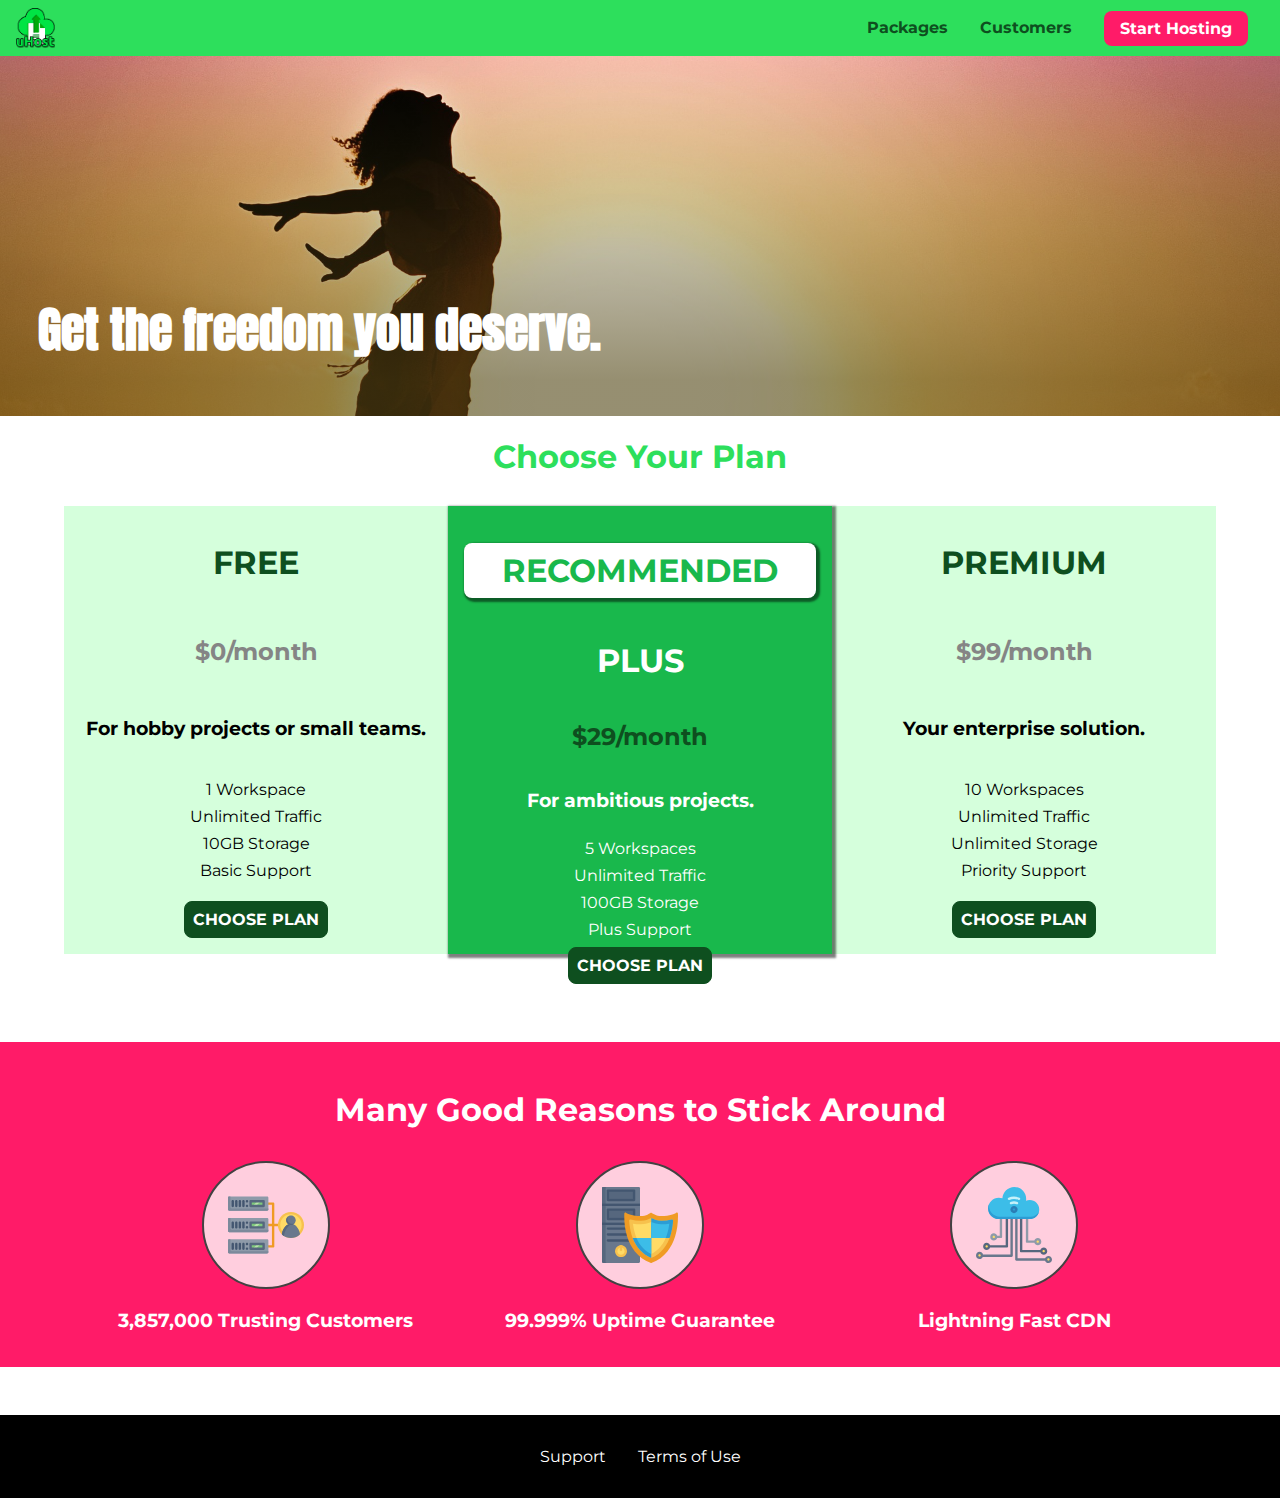
<file: index.html>
<!DOCTYPE html>
<html lang="en">
	<head>
		<meta charset="UTF-8" />
		<meta http-equiv="X-UA-Compatible" content="ie=edge" />
		<meta name="viewport" content="width=device-width, initial-scale=1.0" />
		<title>uHost</title>
		<link rel="shortcut icon" href="images/favicon.png" />
		<link rel="stylesheet" href="shared.css" />
		<link rel="stylesheet" href="main.css" />
	</head>

	<body>
		<div class="backdrop"></div>
		<div class="modal">
			<h1 class="modal__title">Do you want to continue?</h1>
			<div class="modal__actions">
				<a href="start-hosting/index.html" class="modal__action">Yes!</a>
				<button class="modal__action modal__action--negative" type="button">
					No!
				</button>
			</div>
		</div>
		<header class="main-header">
			<div>
				<button class="toggle-button">
					<span class="toggle-button__bar"></span>
					<span class="toggle-button__bar"></span>
					<span class="toggle-button__bar"></span>
				</button>
				<a href="index.html" class="main-header__brand">
					<img
						src="images/uhost-icon.png"
						alt="uHost - Your favorite hosting company"
					/>
				</a>
			</div>
			<nav class="main-nav">
				<ul class="main-nav__items">
					<li class="main-nav__item">
						<a href="packages/index.html">Packages</a>
					</li>
					<li class="main-nav__item">
						<a href="customers/index.html">Customers</a>
					</li>
					<li class="main-nav__item main-nav__item--cta">
						<a href="start-hosting/index.html">Start Hosting</a>
					</li>
				</ul>
			</nav>
		</header>
		<nav class="mobile-nav">
			<ul class="mobile-nav__items">
				<li class="mobile-nav__item">
					<a href="packages/index.html">Packages</a>
				</li>
				<li class="mobile-nav__item">
					<a href="customers/index.html">Customers</a>
				</li>
				<li class="mobile-nav__item mobile-nav__item--cta">
					<a href="start-hosting/index.html">Start Hosting</a>
				</li>
			</ul>
		</nav>
		<main>
			<section id="product-overview">
				<h1>Get the freedom you deserve.</h1>
			</section>
			<section id="plans">
				<h1 class="section-title">Choose Your Plan</h1>
				<div class="plan__list">
					<article class="plan">
						<h1 class="plan__title">FREE</h1>
						<h2 class="plan__price">$0/month</h2>
						<h3>For hobby projects or small teams.</h3>
						<ul class="plan__features">
							<li class="plan__feature">1 Workspace</li>
							<li class="plan__feature">Unlimited Traffic</li>
							<li class="plan__feature">10GB Storage</li>
							<li class="plan__feature">Basic Support</li>
						</ul>
						<div>
							<button class="button">CHOOSE PLAN</button>
						</div>
					</article>
					<article class="plan plan--highlighted">
						<h1 class="plan__annotation">RECOMMENDED</h1>
						<h1 class="plan__title">PLUS</h1>
						<h2 class="plan__price">$29/month</h2>
						<h3>For ambitious projects.</h3>
						<ul class="plan__features">
							<li class="plan__feature">5 Workspaces</li>
							<li class="plan__feature">Unlimited Traffic</li>
							<li class="plan__feature">100GB Storage</li>
							<li class="plan__feature">Plus Support</li>
						</ul>
						<div>
							<button class="button">CHOOSE PLAN</button>
						</div>
					</article>
					<article class="plan">
						<h1 class="plan__title">PREMIUM</h1>
						<h2 class="plan__price">$99/month</h2>
						<h3>Your enterprise solution.</h3>
						<ul class="plan__features">
							<li class="plan__feature">10 Workspaces</li>
							<li class="plan__feature">Unlimited Traffic</li>
							<li class="plan__feature">Unlimited Storage</li>
							<li class="plan__feature">Priority Support</li>
						</ul>
						<div>
							<button class="button">CHOOSE PLAN</button>
						</div>
					</article>
				</div>
			</section>
			<section id="key-features">
				<h1 class="section-title">Many Good Reasons to Stick Around</h1>
				<ul class="key-feature__list">
					<li class="key-feature">
						<div class="key-feature__image">
							<svg viewBox="0 0 512 512">
								<path
									style="fill: #f09b24"
									d="M344,248h-32V112c0-4.418-3.582-8-8-8h-40c-4.418,0-8,3.582-8,8s3.582,8,8,8h32v128h-32  c-4.418,0-8,3.582-8,8s3.582,8,8,8h32v128h-32c-4.418,0-8,3.582-8,8s3.582,8,8,8h40c4.418,0,8-3.582,8-8V264h32c4.418,0,8-3.582,8-8  S348.418,248,344,248z"
								/>
								<path
									style="fill: #8e9aa9"
									d="M264,64H8c-4.418,0-8,3.582-8,8v80c0,4.418,3.582,8,8,8h256c4.418,0,8-3.582,8-8V72  C272,67.582,268.418,64,264,64z"
								/>
								<path
									style="fill: #7c899b"
									d="M24,144c-4.418,0-8-3.582-8-8V64H8c-4.418,0-8,3.582-8,8v80c0,4.418,3.582,8,8,8h256  c4.418,0,8-3.582,8-8v-8H24z"
								/>
								<rect
									x="152"
									y="96"
									style="fill: #b8e3a8"
									width="88"
									height="32"
								/>
								<g>
									<polygon
										style="fill: #7ec97d"
										points="152,96 152,128 166,128 198,96  "
									/>
									<polygon
										style="fill: #7ec97d"
										points="220,96 188,128 240,128 240,96  "
									/>
								</g>
								<path
									style="fill: #56677e"
									d="M240,136h-88c-4.418,0-8-3.582-8-8V96c0-4.418,3.582-8,8-8h88c4.418,0,8,3.582,8,8v32  C248,132.418,244.418,136,240,136z M160,120h72v-16h-72V120z"
								/>
								<g>
									<path
										style="fill: #435670"
										d="M32,136c-4.418,0-8-3.582-8-8V96c0-4.418,3.582-8,8-8s8,3.582,8,8v32C40,132.418,36.418,136,32,136z   "
									/>
									<path
										style="fill: #435670"
										d="M56,136c-4.418,0-8-3.582-8-8V96c0-4.418,3.582-8,8-8s8,3.582,8,8v32C64,132.418,60.418,136,56,136z   "
									/>
									<path
										style="fill: #435670"
										d="M80,136c-4.418,0-8-3.582-8-8V96c0-4.418,3.582-8,8-8s8,3.582,8,8v32C88,132.418,84.418,136,80,136z   "
									/>
									<path
										style="fill: #435670"
										d="M104,136c-4.418,0-8-3.582-8-8V96c0-4.418,3.582-8,8-8s8,3.582,8,8v32   C112,132.418,108.418,136,104,136z"
									/>
									<path
										style="fill: #435670"
										d="M128,105c-4.418,0-8-3.582-8-8v-1c0-4.418,3.582-8,8-8s8,3.582,8,8v1   C136,101.418,132.418,105,128,105z"
									/>
									<path
										style="fill: #435670"
										d="M128,136c-4.418,0-8-3.582-8-8v-1c0-4.418,3.582-8,8-8s8,3.582,8,8v1   C136,132.418,132.418,136,128,136z"
									/>
								</g>
								<path
									style="fill: #8e9aa9"
									d="M264,208H8c-4.418,0-8,3.582-8,8v80c0,4.418,3.582,8,8,8h256c4.418,0,8-3.582,8-8v-80  C272,211.582,268.418,208,264,208z"
								/>
								<path
									style="fill: #7c899b"
									d="M24,288c-4.418,0-8-3.582-8-8v-72H8c-4.418,0-8,3.582-8,8v80c0,4.418,3.582,8,8,8h256  c4.418,0,8-3.582,8-8v-8H24z"
								/>
								<rect
									x="152"
									y="240"
									style="fill: #b8e3a8"
									width="88"
									height="32"
								/>
								<g>
									<polygon
										style="fill: #7ec97d"
										points="152,240 152,272 166,272 198,240  "
									/>
									<polygon
										style="fill: #7ec97d"
										points="220,240 188,272 240,272 240,240  "
									/>
								</g>
								<path
									style="fill: #56677e"
									d="M240,280h-88c-4.418,0-8-3.582-8-8v-32c0-4.418,3.582-8,8-8h88c4.418,0,8,3.582,8,8v32  C248,276.418,244.418,280,240,280z M160,264h72v-16h-72V264z"
								/>
								<g>
									<path
										style="fill: #435670"
										d="M32,280c-4.418,0-8-3.582-8-8v-32c0-4.418,3.582-8,8-8s8,3.582,8,8v32C40,276.418,36.418,280,32,280   z"
									/>
									<path
										style="fill: #435670"
										d="M56,280c-4.418,0-8-3.582-8-8v-32c0-4.418,3.582-8,8-8s8,3.582,8,8v32C64,276.418,60.418,280,56,280   z"
									/>
									<path
										style="fill: #435670"
										d="M80,280c-4.418,0-8-3.582-8-8v-32c0-4.418,3.582-8,8-8s8,3.582,8,8v32C88,276.418,84.418,280,80,280   z"
									/>
									<path
										style="fill: #435670"
										d="M104,280c-4.418,0-8-3.582-8-8v-32c0-4.418,3.582-8,8-8s8,3.582,8,8v32   C112,276.418,108.418,280,104,280z"
									/>
									<path
										style="fill: #435670"
										d="M128,249c-4.418,0-8-3.582-8-8v-1c0-4.418,3.582-8,8-8s8,3.582,8,8v1   C136,245.418,132.418,249,128,249z"
									/>
									<path
										style="fill: #435670"
										d="M128,280c-4.418,0-8-3.582-8-8v-1c0-4.418,3.582-8,8-8s8,3.582,8,8v1   C136,276.418,132.418,280,128,280z"
									/>
								</g>
								<path
									style="fill: #8e9aa9"
									d="M264,352H8c-4.418,0-8,3.582-8,8v80c0,4.418,3.582,8,8,8h256c4.418,0,8-3.582,8-8v-80  C272,355.582,268.418,352,264,352z"
								/>
								<path
									style="fill: #7c899b"
									d="M24,432c-4.418,0-8-3.582-8-8v-72H8c-4.418,0-8,3.582-8,8v80c0,4.418,3.582,8,8,8h256  c4.418,0,8-3.582,8-8v-8H24z"
								/>
								<rect
									x="152"
									y="384"
									style="fill: #b8e3a8"
									width="88"
									height="32"
								/>
								<g>
									<polygon
										style="fill: #7ec97d"
										points="152,384 152,416 166,416 198,384  "
									/>
									<polygon
										style="fill: #7ec97d"
										points="220,384 188,416 240,416 240,384  "
									/>
								</g>
								<path
									style="fill: #56677e"
									d="M240,424h-88c-4.418,0-8-3.582-8-8v-32c0-4.418,3.582-8,8-8h88c4.418,0,8,3.582,8,8v32  C248,420.418,244.418,424,240,424z M160,408h72v-16h-72V408z"
								/>
								<g>
									<path
										style="fill: #435670"
										d="M32,424c-4.418,0-8-3.582-8-8v-32c0-4.418,3.582-8,8-8s8,3.582,8,8v32C40,420.418,36.418,424,32,424   z"
									/>
									<path
										style="fill: #435670"
										d="M56,424c-4.418,0-8-3.582-8-8v-32c0-4.418,3.582-8,8-8s8,3.582,8,8v32C64,420.418,60.418,424,56,424   z"
									/>
									<path
										style="fill: #435670"
										d="M80,424c-4.418,0-8-3.582-8-8v-32c0-4.418,3.582-8,8-8s8,3.582,8,8v32C88,420.418,84.418,424,80,424   z"
									/>
									<path
										style="fill: #435670"
										d="M104,424c-4.418,0-8-3.582-8-8v-32c0-4.418,3.582-8,8-8s8,3.582,8,8v32   C112,420.418,108.418,424,104,424z"
									/>
									<path
										style="fill: #435670"
										d="M128,393c-4.418,0-8-3.582-8-8v-1c0-4.418,3.582-8,8-8s8,3.582,8,8v1   C136,389.418,132.418,393,128,393z"
									/>
									<path
										style="fill: #435670"
										d="M128,424c-4.418,0-8-3.582-8-8v-1c0-4.418,3.582-8,8-8s8,3.582,8,8v1   C136,420.418,132.418,424,128,424z"
									/>
								</g>
								<path
									style="fill: #f7c14d"
									d="M424,168c-48.523,0-88,39.477-88,88s39.477,88,88,88s88-39.477,88-88S472.523,168,424,168z"
								/>
								<path
									style="fill: #ffdb66"
									d="M424,184c-39.701,0-72,32.299-72,72s32.299,72,72,72s72-32.299,72-72S463.701,184,424,184z"
								/>
								<path
									style="fill: #69788d"
									d="M484.893,314.16C476.393,274.588,451.922,248,424,248s-52.393,26.588-60.893,66.16  c-0.605,2.82,0.354,5.749,2.511,7.664C381.731,336.124,402.465,344,424,344s42.269-7.876,58.381-22.176  C484.539,319.909,485.498,316.98,484.893,314.16z"
								/>
								<path
									style="fill: #56677e"
									d="M434.053,249.171C430.768,248.403,427.411,248,424,248c-27.922,0-52.393,26.588-60.893,66.16  c-0.605,2.82,0.354,5.749,2.511,7.664c3.383,3.002,6.979,5.703,10.734,8.125C384.904,286.243,407.373,255.378,434.053,249.171z"
								/>
								<path
									style="fill: #69788d"
									d="M424,192c-17.645,0-32,14.355-32,32s14.355,32,32,32s32-14.355,32-32S441.645,192,424,192z"
								/>
								<path
									style="fill: #56677e"
									d="M432,248c-17.645,0-32-14.355-32-32c0-6.783,2.128-13.076,5.742-18.258  C397.444,203.53,392,213.138,392,224c0,17.645,14.355,32,32,32c10.862,0,20.471-5.444,26.258-13.742  C445.076,245.872,438.783,248,432,248z"
								/>
							</svg>
						</div>
						<p class="key-feature__description">3,857,000 Trusting Customers</p>
					</li>
					<li class="key-feature">
						<div class="key-feature__image">
							<svg viewBox="0 0 512 512">
								<path
									style="fill: #69788d"
									d="M248,0H8C3.582,0,0,3.582,0,8v496c0,4.418,3.582,8,8,8h240c4.418,0,8-3.582,8-8V8  C256,3.582,252.418,0,248,0z"
								/>
								<path
									style="fill: #56677e"
									d="M24,504V8c0-4.418,3.582-8,8-8H8C3.582,0,0,3.582,0,8v496c0,4.418,3.582,8,8,8h24  C27.582,512,24,508.418,24,504z"
								/>
								<g>
									<rect
										x="0"
										y="112"
										style="fill: #435670"
										width="256"
										height="16"
									/>
									<rect
										x="0"
										y="240"
										style="fill: #435670"
										width="256"
										height="16"
									/>
								</g>
								<path
									style="fill: #f7c14d"
									d="M128,392c-22.056,0-40,17.944-40,40s17.944,40,40,40s40-17.944,40-40S150.056,392,128,392z"
								/>
								<path
									style="fill: #ffdb66"
									d="M128,408c-13.233,0-24,10.767-24,24s10.767,24,24,24s24-10.767,24-24S141.233,408,128,408z"
								/>
								<path
									style="fill: #f7c14d"
									d="M128,392c-2.739,0-5.414,0.278-8,0.805V424c0,4.418,3.582,8,8,8c4.418,0,8-3.582,8-8v-31.195  C133.414,392.278,130.739,392,128,392z"
								/>
								<g>
									<path
										style="fill: #435670"
										d="M216,288H40c-4.418,0-8-3.582-8-8s3.582-8,8-8h176c4.418,0,8,3.582,8,8S220.418,288,216,288z"
									/>
									<path
										style="fill: #435670"
										d="M216,328H40c-4.418,0-8-3.582-8-8s3.582-8,8-8h176c4.418,0,8,3.582,8,8S220.418,328,216,328z"
									/>
									<path
										style="fill: #435670"
										d="M216,368H40c-4.418,0-8-3.582-8-8s3.582-8,8-8h176c4.418,0,8,3.582,8,8S220.418,368,216,368z"
									/>
									<path
										style="fill: #435670"
										d="M216,16H40c-4.418,0-8,3.582-8,8v64c0,4.418,3.582,8,8,8h176c4.418,0,8-3.582,8-8V24   C224,19.582,220.418,16,216,16z"
									/>
								</g>
								<rect
									x="48"
									y="32"
									style="fill: #56677e"
									width="160"
									height="48"
								/>
								<path
									style="fill: #435670"
									d="M216,144H40c-4.418,0-8,3.582-8,8v64c0,4.418,3.582,8,8,8h176c4.418,0,8-3.582,8-8v-64  C224,147.582,220.418,144,216,144z"
								/>
								<rect
									x="48"
									y="160"
									style="fill: #56677e"
									width="160"
									height="48"
								/>
								<path
									style="fill: #f09b24"
									d="M511.747,180.237c-0.194-6.537-8.107-10.107-13.135-5.894c-5.6,4.693-42.904,21.282-98.514,21.282  c-33.45,0-64.625-20.999-64.929-21.206c-2.9-1.991-6.764-1.85-9.512,0.346c-2.677,2.135-27.201,20.86-63.793,20.86  c-55.607,0-92.914-16.589-98.515-21.282c-5.028-4.211-12.941-0.645-13.135,5.894c-1.634,54.834,4.655,105.941,18.693,151.903  c12.096,39.604,29.759,74.047,52.497,102.373c27.538,34.304,62.743,59.882,104.66,76.045c3.069,1.918,6.757,1.921,9.83,0  c41.917-16.163,77.122-41.741,104.66-76.045c22.738-28.326,40.401-62.77,52.497-102.373  C507.092,286.179,513.381,235.071,511.747,180.237z"
								/>
								<path
									style="fill: #f7c14d"
									d="M476.21,221.226c-1.953-1.631-4.568-2.235-7.036-1.628c-21.686,5.327-44.926,8.028-69.075,8.028  c-25.926,0-49.633-8.975-64.955-16.504c-2.307-1.134-5.016-1.091-7.284,0.116c-14.059,7.477-36.919,16.388-65.994,16.388  c-24.153,0-47.394-2.701-69.075-8.028c-5.155-1.268-10.221,2.966-9.894,8.261c2.077,33.693,7.668,65.635,16.616,94.935  c22.774,74.565,66.139,126.334,128.888,153.868c2.032,0.891,4.397,0.891,6.43,0c61.777-27.107,104.716-78.876,127.62-153.868  c8.948-29.3,14.539-61.241,16.616-94.935C479.224,225.319,478.163,222.856,476.21,221.226z"
								/>
								<path
									style="fill: #ffdb66"
									d="M331.609,451.727c-52.604-25.289-89.304-70.987-109.144-135.944  c-6.532-21.39-11.162-44.336-13.82-68.447c17.133,2.852,34.952,4.291,53.22,4.291c29.394,0,53.376-7.793,69.978-15.561  c17.44,7.736,41.656,15.561,68.256,15.561c18.267,0,36.085-1.439,53.219-4.291c-2.659,24.112-7.288,47.06-13.82,68.448  C419.545,381.108,383.27,426.805,331.609,451.727z"
								/>
								<g>
									<path
										style="fill: #2c9dd4"
										d="M479.066,227.858c0.157-2.539-0.903-5.002-2.856-6.633s-4.568-2.235-7.036-1.628   c-21.686,5.327-44.926,8.028-69.075,8.028c-25.926,0-49.633-8.975-64.955-16.504c-1.057-0.52-2.2-0.78-3.345-0.806l-0.072,133.351   h123.601c2.556-6.746,4.933-13.702,7.123-20.874C471.398,293.493,476.989,261.552,479.066,227.858z"
									/>
									<path
										style="fill: #2c9dd4"
										d="M206.658,343.667c24.153,63.42,65.028,108.108,121.743,132.995c1.031,0.452,2.147,0.673,3.263,0.666   l0.063-133.661H206.658z"
									/>
								</g>
								<g>
									<path
										style="fill: #3cbde8"
										d="M439.497,315.783c6.532-21.389,11.161-44.336,13.82-68.448c-17.134,2.852-34.952,4.291-53.219,4.291   c-26.6,0-50.815-7.824-68.256-15.561l-0.116,107.601h97.758C433.179,334.807,436.524,325.518,439.497,315.783z"
									/>
									<path
										style="fill: #3cbde8"
										d="M232.523,343.667c21.144,50.298,54.363,86.56,99.087,108.06l0.117-108.06H232.523z"
									/>
								</g>
							</svg>
						</div>
						<p class="key-feature__description">99.999% Uptime Guarantee</p>
					</li>
					<li class="key-feature">
						<div class="key-feature__image">
							<svg viewBox="0 0 512 512">
								<path
									style="fill: #8e9aa9"
									d="M168,200c-4.418,0-8,3.582-8,8v120h-17.376c-3.302-9.311-12.194-16-22.624-16  c-13.234,0-24,10.767-24,24s10.766,24,24,24c10.429,0,19.321-6.689,22.624-16H168c4.418,0,8-3.582,8-8V208  C176,203.582,172.418,200,168,200z"
								/>
								<path
									style="fill: #ffdb66"
									d="M120,328c-4.411,0-8,3.589-8,8s3.589,8,8,8s8-3.589,8-8S124.411,328,120,328z"
								/>
								<path
									style="fill: #56677e"
									d="M208,200c-4.418,0-8,3.582-8,8v184H94.624C91.322,382.689,82.43,376,72,376  c-13.234,0-24,10.767-24,24s10.766,24,24,24c10.429,0,19.321-6.689,22.624-16H208c4.418,0,8-3.582,8-8V208  C216,203.582,212.418,200,208,200z"
								/>
								<path
									style="fill: #ffdb66"
									d="M72,392c-4.411,0-8,3.589-8,8s3.589,8,8,8s8-3.589,8-8S76.411,392,72,392z"
								/>
								<path
									style="fill: #69788d"
									d="M240,208c-4.418,0-8,3.582-8,8v239H47.24c-2.671-10.34-12.078-18-23.24-18c-13.234,0-24,10.767-24,24  s10.766,24,24,24c9.666,0,18.009-5.747,21.809-14H240c4.418,0,8-3.582,8-8V216C248,211.582,244.418,208,240,208z"
								/>
								<path
									style="fill: #ffdb66"
									d="M24,453c-4.411,0-8,3.589-8,8s3.589,8,8,8s8-3.589,8-8S28.411,453,24,453z"
								/>
								<path
									style="fill: #69788d"
									d="M488,464c-10.429,0-19.321,6.689-22.624,16H280V208c0-4.418-3.582-8-8-8s-8,3.582-8,8v280  c0,4.418,3.582,8,8,8h193.376c3.302,9.311,12.194,16,22.624,16c13.234,0,24-10.767,24-24S501.234,464,488,464z"
								/>
								<path
									style="fill: #ffdb66"
									d="M488,480c-4.411,0-8,3.589-8,8s3.589,8,8,8s8-3.589,8-8S492.411,480,488,480z"
								/>
								<path
									style="fill: #56677e"
									d="M456,408c-10.429,0-19.321,6.689-22.624,16H312V208c0-4.418-3.582-8-8-8s-8,3.582-8,8v224  c0,4.418,3.582,8,8,8h129.376c3.302,9.311,12.194,16,22.624,16c13.234,0,24-10.767,24-24S469.234,408,456,408z"
								/>
								<path
									style="fill: #ffdb66"
									d="M456,424c-4.411,0-8,3.589-8,8s3.589,8,8,8s8-3.589,8-8S460.411,424,456,424z"
								/>
								<path
									style="fill: #8e9aa9"
									d="M416,344c-10.429,0-19.321,6.689-22.624,16H352V208c0-4.418-3.582-8-8-8s-8,3.582-8,8v160  c0,4.418,3.582,8,8,8h49.376c3.302,9.311,12.194,16,22.624,16c13.234,0,24-10.767,24-24S429.234,344,416,344z"
								/>
								<path
									style="fill: #ffdb66"
									d="M416,360c-4.411,0-8,3.589-8,8s3.589,8,8,8s8-3.589,8-8S420.411,360,416,360z"
								/>
								<path
									style="fill: #3cbde8"
									d="M362,88c-8.741,0-17.231,1.751-25.06,5.085C337.646,88.797,338,84.43,338,80  c0-44.112-35.888-80-80-80c-42.823,0-77.895,33.816-79.909,76.149C170.393,73.415,162.244,72,154,72c-39.701,0-72,32.299-72,72  s32.299,72,72,72h208c35.29,0,64-28.71,64-64S397.29,88,362,88z"
								/>
								<path
									style="fill: #2c9dd4"
									d="M368,200H160c-39.701,0-72-32.299-72-72c0-5.863,0.721-11.559,2.05-17.019  C84.918,120.88,82,132.102,82,144c0,39.701,32.299,72,72,72h208c30.389,0,55.88-21.296,62.379-49.743  C413.565,186.327,392.352,200,368,200z"
								/>
								<path
									style="fill: #2a7db5"
									d="M256,128c-13.234,0-24,10.767-24,24s10.766,24,24,24c13.233,0,24-10.767,24-24S269.233,128,256,128z"
								/>
								<path
									style="fill: #2c9dd4"
									d="M256,144c-4.411,0-8,3.589-8,8s3.589,8,8,8c4.411,0,8-3.589,8-8S260.411,144,256,144z"
								/>
								<g>
									<path
										style="fill: #c5f1fa"
										d="M221.755,87.695c-2.994,0-5.864-1.688-7.233-4.572c-1.894-3.991-0.194-8.763,3.798-10.657   C230.157,66.849,242.834,64,256,64c13.166,0,25.844,2.849,37.68,8.466c3.992,1.895,5.692,6.666,3.798,10.657   s-6.666,5.692-10.657,3.798C277.144,82.328,266.774,80,256,80c-10.774,0-21.144,2.328-30.821,6.921   C224.072,87.446,222.904,87.695,221.755,87.695z"
									/>
									<path
										style="fill: #c5f1fa"
										d="M276.545,116.618c-1.148,0-2.316-0.249-3.424-0.774C267.745,113.293,261.985,112,256,112   c-5.985,0-11.745,1.293-17.121,3.844c-3.991,1.895-8.763,0.192-10.657-3.798c-1.894-3.992-0.193-8.764,3.798-10.657   C239.557,97.813,247.625,96,256,96c8.376,0,16.444,1.813,23.98,5.389c3.991,1.894,5.692,6.665,3.798,10.657   C282.41,114.93,279.539,116.618,276.545,116.618z"
									/>
								</g>
							</svg>
						</div>
						<p class="key-feature__description">Lightning Fast CDN</p>
					</li>
				</ul>
			</section>
		</main>
		<footer class="main-footer">
			<nav>
				<ul class="main-footer__links">
					<li class="main-footer__link">
						<a href="#">Support</a>
					</li>
					<li class="main-footer__link">
						<a href="#">Terms of Use</a>
					</li>
				</ul>
			</nav>
		</footer>
		<script src="shared.js"></script>
	</body>
</html>
</file>
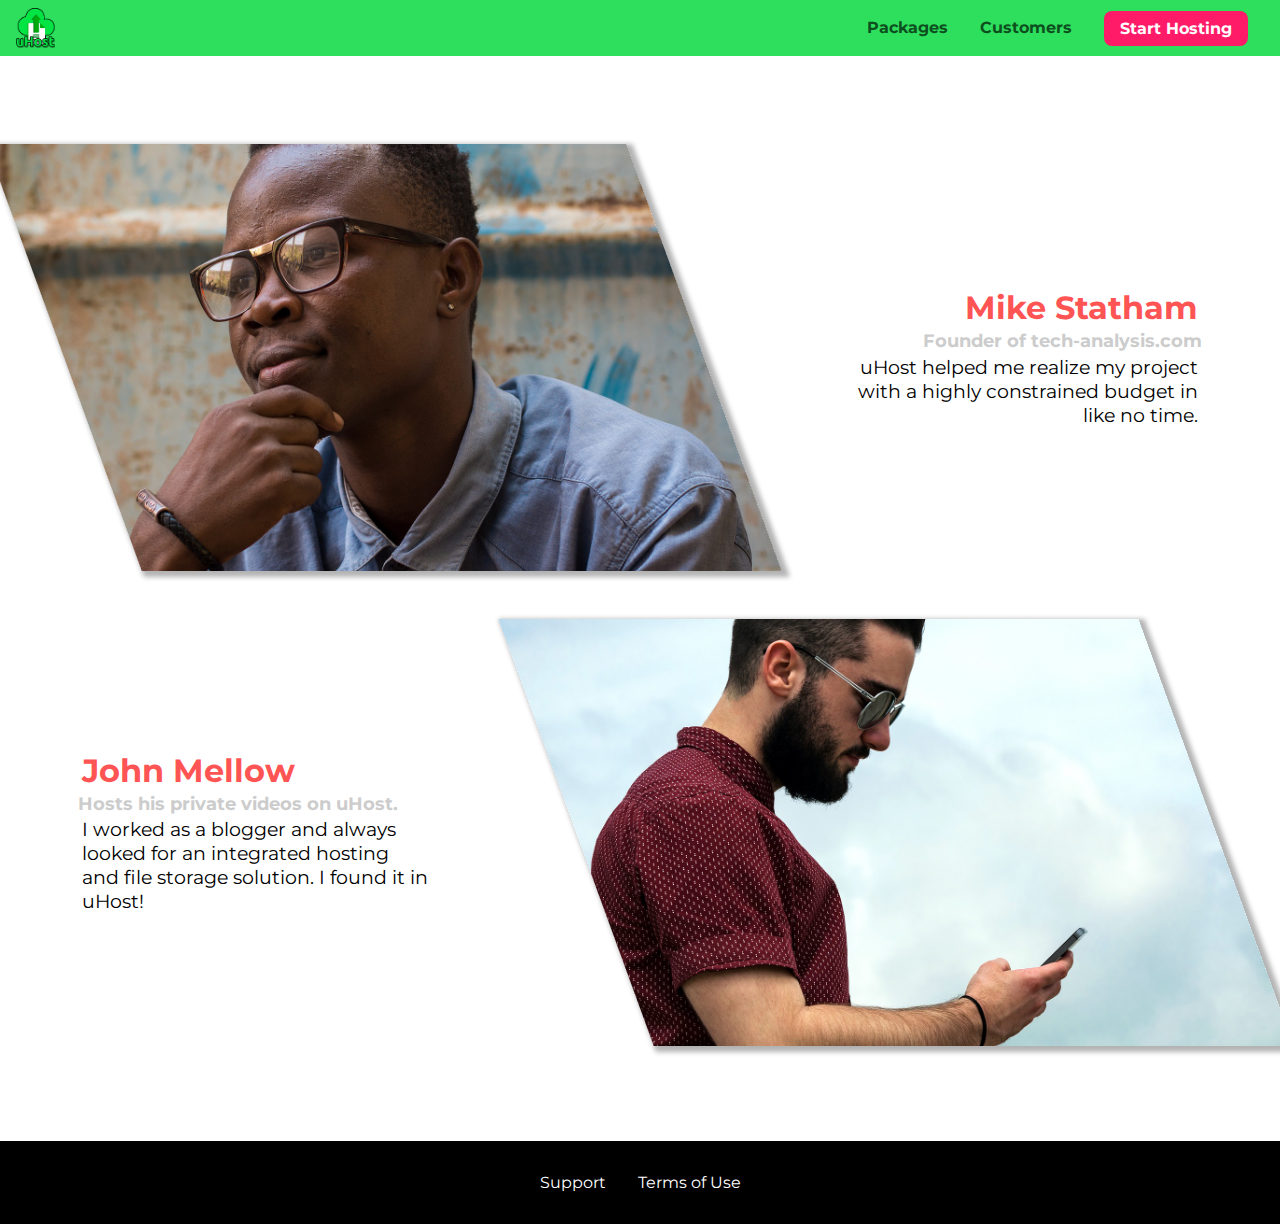
<file: customers/index.html>
<!DOCTYPE html>
<html lang="en">
	<head>
		<meta charset="UTF-8" />
		<meta name="viewport" content="width=device-width, initial-scale=1.0" />
		<meta http-equiv="X-UA-Compatible" content="ie=edge" />
		<title>uHost Customers</title>
		<link rel="shortcut icon" href="../images/favicon.png" />
		<link rel="stylesheet" href="../shared.css" />
		<link rel="stylesheet" href="customers.css" />
	</head>

	<body>
		<div class="backdrop"></div>
		<header class="main-header">
			<div>
				<button class="toggle-button">
					<span class="toggle-button__bar"></span>
					<span class="toggle-button__bar"></span>
					<span class="toggle-button__bar"></span>
				</button>
				<a href="../index.html" class="main-header__brand">
					<img
						src="../images/uhost-icon.png"
						alt="uHost - Your favorite hosting company"
					/>
				</a>
			</div>
			<nav class="main-nav">
				<ul class="main-nav__items">
					<li class="main-nav__item">
						<a href="../packages/index.html">Packages</a>
					</li>
					<li class="main-nav__item">
						<a href="index.html">Customers</a>
					</li>
					<li class="main-nav__item main-nav__item--cta">
						<a href="../start-hosting/index.html">Start Hosting</a>
					</li>
				</ul>
			</nav>
		</header>
		<nav class="mobile-nav">
			<ul class="mobile-nav__items">
				<li class="mobile-nav__item">
					<a href="../packages/index.html">Packages</a>
				</li>
				<li class="mobile-nav__item">
					<a href="index.html">Customers</a>
				</li>
				<li class="mobile-nav__item mobile-nav__item--cta">
					<a href="../start-hosting/index.html">Start Hosting</a>
				</li>
			</ul>
		</nav>
		<main>
			<div>
				<div class="testimonial" id="customer-1">
					<div class="testimonial__image-container">
						<img
							src="../images/customer-1.jpg"
							alt="Mike Statham - Customer"
							class="testimonial__image"
						/>
					</div>
					<div class="testimonial__info">
						<h1 class="testimonial__name">Mike Statham</h1>
						<h2 class="testimonial__subtitle">
							Founder of
							<a href="tech-analysis.com">tech-analysis.com</a>
						</h2>
						<p class="testimonial__text">
							uHost helped me realize my project with a highly constrained
							budget in like no time.
						</p>
					</div>
				</div>
				<div class="testimonial" id="customer-2">
					<div class="testimonial__info">
						<h1 class="testimonial__name">John Mellow</h1>
						<h2 class="testimonial__subtitle">
							Hosts his private videos on uHost.
						</h2>
						<p class="testimonial__text">
							I worked as a blogger and always looked for an integrated hosting
							and file storage solution. I found it in uHost!
						</p>
					</div>
					<div class="testimonial__image-container">
						<img
							src="../images/customer-2.jpg"
							alt="John Mellow - Customer"
							class="testimonial__image"
						/>
					</div>
				</div>
			</div>
		</main>
		<footer class="main-footer">
			<nav>
				<ul class="main-footer__links">
					<li class="main-footer__link">
						<a href="#">Support</a>
					</li>
					<li class="main-footer__link">
						<a href="#">Terms of Use</a>
					</li>
				</ul>
			</nav>
		</footer>
		<script src="../shared.js"></script>
	</body>
</html>
</file>
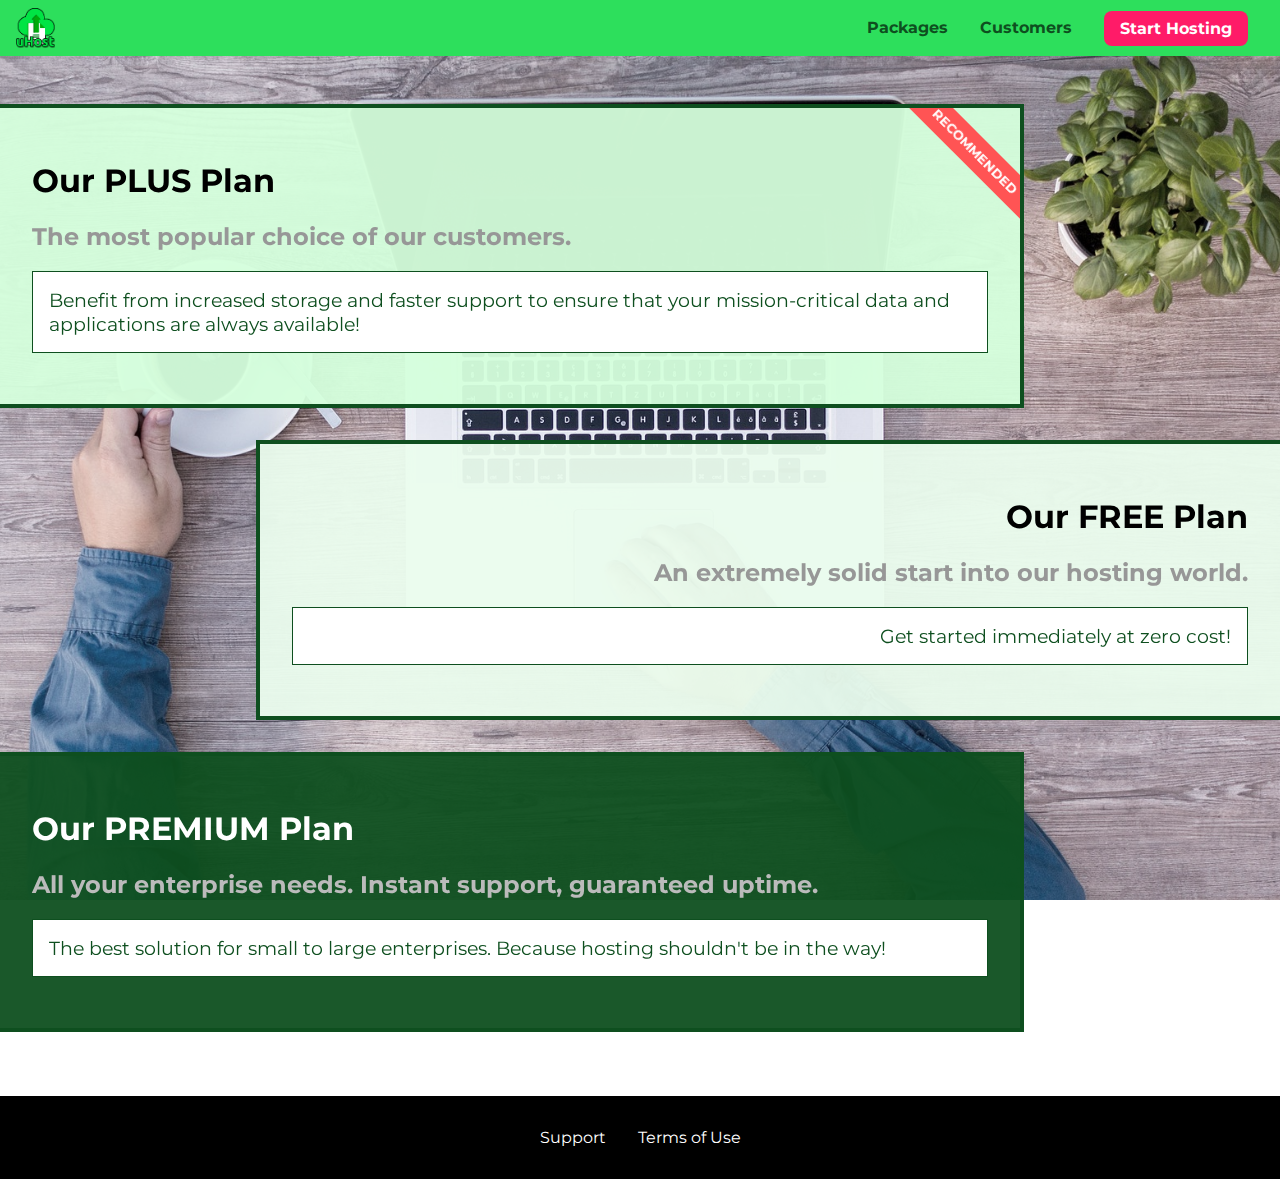
<file: packages/index.html>
<!DOCTYPE html>
<html lang="en">
	<head>
		<meta charset="UTF-8" />
		<meta http-equiv="X-UA-Compatible" content="ie=edge" />
		<meta name="viewport" content="width=device-width, initial-scale=1.0" />
		<title>uHost</title>
		<link rel="shortcut icon" href="../images/favicon.png" />
		<link rel="stylesheet" href="../shared.css" />
		<link rel="stylesheet" href="packages.css" />
	</head>

	<body>
		<div class="backdrop"></div>
		<div class="background"></div>
		<header class="main-header">
			<div>
				<button class="toggle-button">
					<span class="toggle-button__bar"></span>
					<span class="toggle-button__bar"></span>
					<span class="toggle-button__bar"></span>
				</button>
				<a href="../index.html" class="main-header__brand">
					<img
						src="../images/uhost-icon.png"
						alt="uHost - Your favorite hosting company"
					/>
				</a>
			</div>
			<nav class="main-nav">
				<ul class="main-nav__items">
					<li class="main-nav__item">
						<a href="index.html">Packages</a>
					</li>
					<li class="main-nav__item">
						<a href="../customers/index.html">Customers</a>
					</li>
					<li class="main-nav__item main-nav__item--cta">
						<a href="../start-hosting/index.html">Start Hosting</a>
					</li>
				</ul>
			</nav>
		</header>
		<nav class="mobile-nav">
			<ul class="mobile-nav__items">
				<li class="mobile-nav__item">
					<a href="index.html">Packages</a>
				</li>
				<li class="mobile-nav__item">
					<a href="../customers/index.html">Customers</a>
				</li>
				<li class="mobile-nav__item mobile-nav__item--cta">
					<a href="../start-hosting/index.html">Start Hosting</a>
				</li>
			</ul>
		</nav>
		<main>
			<section id="plus" class="package">
				<a href="#">
					<h1 class="package__title">Our PLUS Plan</h1>
					<h2 class="package__badge">RECOMMENDED</h2>
					<h2 class="package__subtitle">
						The most popular choice of our customers.
					</h2>
					<p class="package__info">
						Benefit from increased storage and faster support to ensure that
						your mission-critical data and applications are always available!
					</p>
				</a>
			</section>
			<section id="free" class="package">
				<a href="#">
					<h1 class="package__title">Our FREE Plan</h1>
					<h2 class="package__subtitle">
						An extremely solid start into our hosting world.
					</h2>
					<p class="package__info">Get started immediately at zero cost!</p>
				</a>
			</section>
			<div class="clearfix"></div>
			<section id="premium" class="package">
				<a href="#">
					<h1 class="package__title">Our PREMIUM Plan</h1>
					<h2 class="package__subtitle">
						All your enterprise needs. Instant support, guaranteed uptime.
					</h2>
					<p class="package__info">
						The best solution for small to large enterprises. Because hosting
						shouldn't be in the way!
					</p>
				</a>
			</section>
		</main>
		<footer class="main-footer">
			<nav>
				<ul class="main-footer__links">
					<li class="main-footer__link">
						<a href="#">Support</a>
					</li>
					<li class="main-footer__link">
						<a href="#">Terms of Use</a>
					</li>
				</ul>
			</nav>
		</footer>
		<script src="../shared.js"></script>
	</body>
</html>
</file>
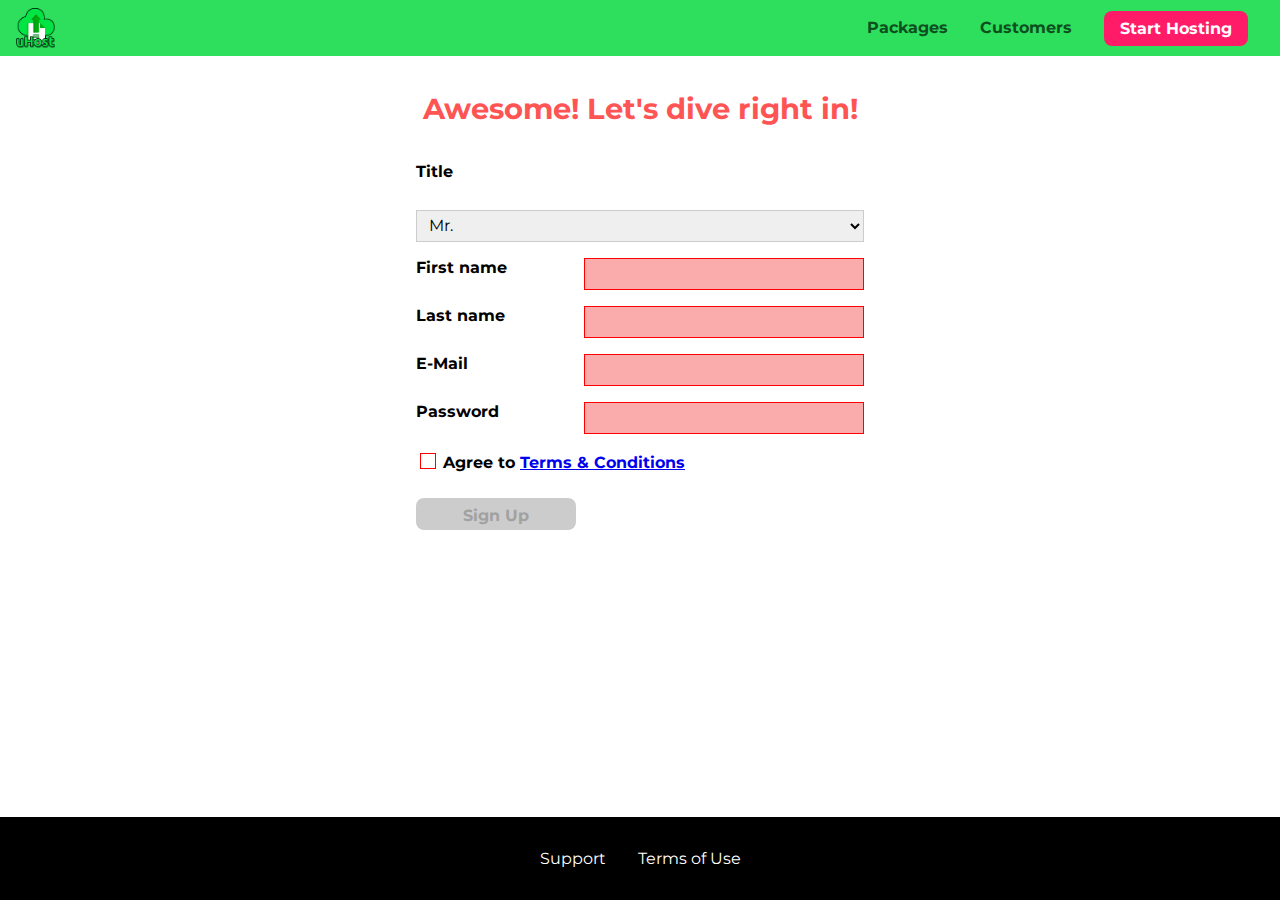
<file: start-hosting/index.html>
<!DOCTYPE html>
<html lang="en">
	<head>
		<meta charset="UTF-8" />
		<meta name="viewport" content="width=device-width, initial-scale=1.0" />
		<meta http-equiv="X-UA-Compatible" content="ie=edge" />
		<title>uHost Signup</title>
		<link rel="shortcut icon" href="../favicon.png" />
		<link rel="stylesheet" href="../shared.css" />
		<link rel="stylesheet" href="start-hosting.css" />
	</head>

	<body>
		<div class="backdrop"></div>
		<header class="main-header">
			<div>
				<button class="toggle-button">
					<span class="toggle-button__bar"></span>
					<span class="toggle-button__bar"></span>
					<span class="toggle-button__bar"></span>
				</button>
				<a href="../index.html" class="main-header__brand">
					<img
						src="../images/uhost-icon.png"
						alt="uHost - Your favorite hosting company"
					/>
				</a>
			</div>
			<nav class="main-nav">
				<ul class="main-nav__items">
					<li class="main-nav__item">
						<a href="../packages/index.html">Packages</a>
					</li>
					<li class="main-nav__item">
						<a href="../customers/index.html">Customers</a>
					</li>
					<li class="main-nav__item main-nav__item--cta">
						<a href="index.html">Start Hosting</a>
					</li>
				</ul>
			</nav>
		</header>
		<nav class="mobile-nav">
			<ul class="mobile-nav__items">
				<li class="mobile-nav__item">
					<a href="../packages/index.html">Packages</a>
				</li>
				<li class="mobile-nav__item">
					<a href="../customers/index.html">Customers</a>
				</li>
				<li class="mobile-nav__item mobile-nav__item--cta">
					<a href="index.html">Start Hosting</a>
				</li>
			</ul>
		</nav>
		<main class="signup-page">
			<h1 class="signup-title">Awesome! Let's dive right in!</h1>
			<form action="index.html" class="signup-form">
				<label for="title">Title</label>
				<select id="title">
					<option value="mr">Mr.</option>
					<option value="ms">Ms.</option>
				</select>
				<label for="first-name">First name</label>
				<input type="text" id="first-name" required />
				<label for="last-name">Last name</label>
				<input type="text" id="last-name" required />
				<label for="email">E-Mail</label>
				<input type="email" id="email" required />
				<label for="password">Password</label>
				<input type="password" id="password" required />
				<div class="signup-form__checkbox">
					<input type="checkbox" id="agree-terms" required />
					<label for="agree-terms"
						>Agree to
						<a href="#">Terms &amp; Conditions</a>
					</label>
				</div>
				<button type="submit" class="button" disabled>Sign Up</button>
			</form>
		</main>
		<footer class="main-footer">
			<nav>
				<ul class="main-footer__links">
					<li class="main-footer__link">
						<a href="#">Support</a>
					</li>
					<li class="main-footer__link">
						<a href="#">Terms of Use</a>
					</li>
				</ul>
			</nav>
		</footer>
		<script src="../shared.js"></script>
	</body>
</html>
</file>
<file: shared.css>
@import url("https://fonts.googleapis.com/css2?family=Roboto");
@import url("https://fonts.googleapis.com/css2?family=Anton&display=swap");
@import url("https://fonts.googleapis.com/css2?family=Montserrat:wght@400;700&display=swap");

:root {
	--dark-green: #0e4f1f;
	--hightlight-color: #ff1b68;
}

* {
	box-sizing: border-box;
}

html {
	height: 100%;
}

body {
	font-family: "Montserrat", sans-serif;
	margin: 0;
	display: grid;
	grid-template-rows: 3.5rem auto fit-content(8rem);
	grid-template-areas:
		"header"
		"main"
		"footer";
	height: 100%;
}

main {
	/* grid-row: 2 / 3; */
	grid-area: main;
}

.backdrop {
	display: none;
	position: fixed;
	opacity: 0;
	top: 0;
	left: 0;
	z-index: 100;
	width: 100vw;
	height: 100vh;
	background: rgba(0, 0, 0, 0.5);
	transition: opacity 0.2s linear;
}

.main-header {
	width: 100%;
	position: fixed;
	top: 0;
	left: 0;
	background: #2ddf5c;
	padding: 0.5rem 1rem;
	z-index: 60;
	display: flex;
	align-items: center;
	justify-content: space-between;
}

.toggle-button {
	width: 3rem;
	background: transparent;
	border: none;
	cursor: pointer;
	padding-top: 0;
	padding-bottom: 0;
	vertical-align: middle;
}

.toggle-button:focus {
	outline: none;
}

.toggle-button__bar {
	width: 100%;
	height: 0.2rem;
	background: black;
	display: block;
	margin: 0.6rem 0;
}

.main-header__brand {
	color: var(--dark-green, #0e4f1f);
	text-decoration: none;
	font-weight: bold;
	font-size: 1.5rem;
	/* width: 20px; */
}

.main-header__brand img {
	height: 2.5rem;
	vertical-align: middle;
	/* width: 100%; */
}

.main-nav {
	display: none;
}

.main-nav__items {
	margin: 0;
	padding: 0;
	list-style: none;
	display: flex;
}

.main-nav__item {
	margin: 0 1rem;
}

.main-nav__item a,
.mobile-nav__item a {
	text-decoration: none;
	color: var(--dark-green, #0e4f1f);
	font-weight: bold;
	padding: 0.2rem 0;
}

.main-nav__item a:hover,
.main-nav__item a:active {
	color: white;
	border-bottom: 5px solid white;
}

.main-nav__item--cta {
	animation: wiggle 400ms 3s 8 ease-out none;
}

.main-nav__item--cta a,
.mobile-nav__item--cta a {
	color: white;
	background: var(--hightlight-color);
	padding: 0.5rem 1rem;
	border-radius: 8px;
}

.main-nav__item--cta a:hover,
.main-nav__item--cta a:active,
.mobile-nav__item--cta a:hover,
.mobile-nav__item--cta a:active {
	color: var(--hightlight-color);
	background: white;
	border: none;
}

@media (min-width: 40rem) {
	.toggle-button {
		display: none;
	}

	.main-nav {
		display: flex;
	}
}

.main-footer {
	background: black;
	padding: 2rem;
	margin-top: 3rem;
	/* grid-row: 3 / 4; */
	grid-area: footer;
}

.main-footer__links {
	list-style: none;
	margin: 0;
	padding: 0;
	display: flex;
	flex-direction: column;
	align-items: center;
}

.main-footer__link {
	margin: 0.5rem 0;
}

.main-footer__link a {
	color: white;
	text-decoration: none;
}

.main-footer__link a:hover,
.main-footer__link a:active {
	color: #ccc;
}

.mobile-nav {
	display: none;
	position: fixed;
	z-index: 101;
	top: 0;
	left: 0;
	background: white;
	width: 80%;
	height: 100vh;
}

.mobile-nav__items {
	width: 90%;
	height: 100%;
	list-style: none;
	margin: 0 auto;
	padding: 0;
	display: flex;
	flex-direction: column;
	justify-content: center;
	align-items: center;
}

.mobile-nav__item {
	margin: 1rem 0;
}

.mobile-nav__item a {
	font-size: 1.5rem;
}

.button {
	background: var(--dark-green, #0e4f1f);
	color: white;
	font: inherit;
	border: 1.5px solid var(--dark-green, #0e4f1f);
	padding: 0.5rem;
	border-radius: 8px;
	font-weight: bold;
	cursor: pointer;
}

.button:hover,
.button:active {
	background: white;
	color: var(--dark-green, #0e4f1f);
}

.button:focus {
	outline: none;
}

.button[disabled] {
	cursor: not-allowed;
	border: #a1a1a1;
	background: #ccc;
	color: #a1a1a1;
}

.open {
	display: block !important;
	opacity: 1 !important;
	transform: translateY(0) !important;
}

@media (min-width: 40rem) {
	.main-footer__link {
		margin: 0 1rem;
	}

	.main-footer__links {
		flex-direction: row;
		justify-content: center;
	}
}

@keyframes wiggle {
	0% {
		transform: rotateZ(0);
	}

	50% {
		transform: rotateZ(-10deg);
	}

	100% {
		transform: rotateZ(10deg);
	}
}
</file>
<file: main.css>
* {
	box-sizing: border-box;
}

body {
	font-family: "Montserrat", sans-serif;
	margin: 0;
}

#product-overview {
	background: linear-gradient(to top, rgba(80, 68, 18, 0.6) 10%, transparent),
		url("images/freedom.jpg") center / cover no-repeat border-box, #ff1b68;
	/* background: url("images/freedom.jpg");
	background-size: cover;
	background-position: left 10% bottom 20%;
	background-repeat: no-repeat;
	background-origin: border-box;
	background-clip: border-box; */
	position: relative;
	width: 100vw;
	height: 33vh;
}

#product-overview h1 {
	color: white;
	font-family: "Anton", sans-serif;
	position: absolute;
	bottom: 5%;
	left: 3%;
	font-size: 1.6rem;
}

@media (min-width: 40rem) and (min-height: 40rem) {
	#product-overview {
		height: 40vh;
		background-position: 50% 25%;
	}

	#product-overview h1 {
		font-size: 3rem;
	}
}

.section-title {
	color: #2ddf5c;
	text-align: center;
}

.plan {
	background: #d5ffdc;
	text-align: center;
	padding: 1rem;
	margin: 0.5rem 0;
	width: 100%;
}

.plan--highlighted {
	background: #19b84c;
	color: white;
}

.plan__annotation {
	background: white;
	color: #19b84c;
	padding: 0.5rem;
	box-shadow: 2px 2px 2px 2px rgba(0, 0, 0, 0.5);
	border-radius: 8px;
}

.plan__features {
	list-style: none;
	margin: 0;
	padding: 0;
}

.plan__title {
	color: #0e4f1f;
}

.plan__price {
	color: #858585;
}

.plan--highlighted .plan__title {
	color: white;
}
.plan--highlighted .plan__price {
	color: #0e4f1f;
}

.plan__feature {
	margin: 0.5rem;
}

@media (min-width: 40rem) {
	.plan__list {
		width: 100%;
		display: flex;
		justify-content: center;
		align-items: center;
	}
	.plan {
		width: 30%;
		min-width: 13rem;
		max-width: 25rem;
		display: flex;
		flex-direction: column;
		justify-content: space-between;
		height: 28rem;
	}
	.plan--highlighted {
		box-shadow: 2px 2px 2px 2px rgba(0, 0, 0, 0.5);
		height: 3orem;
		z-index: 50;
	}
}

#key-features {
	background: #ff1b68;
	margin-top: 5rem;
	padding: 1rem;
}

#key-features .section-title {
	color: white;
	margin: 2rem;
}

.key-feature__list {
	list-style: none;
	margin: 0;
	padding: 0;
	text-align: center;
}

.key-feature__image {
	background: #ffcede;
	width: 128px;
	height: 128px;
	border: 2px solid #424242;
	border-radius: 50%;
	margin: auto;
	padding: 1.5rem;
}

.key-feature__description {
	text-align: center;
	font-weight: bold;
	color: white;
	font-size: 1.2rem;
}

@media (min-width: 40rem) {
	.key-feature {
		width: 30%;
		max-width: 25rem;
	}

	.key-feature__list {
		display: flex;
		justify-content: center;
	}
}

.modal {
	position: fixed;
	opacity: 0;
	transform: translateY(-3rem);
	transition: opacity 200ms ease-out, transform 500ms ease-out;
	z-index: 200;
	top: 20%;
	left: 30%;
	width: 40%;
	background: white;
	padding: 1rem;
	border: 1px solid #ccc;
	box-shadow: 1px 1px 1px rgba(0, 0, 0, 0.5);
}

.modal__title {
	text-align: center;
	margin: 0 0 1rem 0;
}

.modal__actions {
	text-align: center;
}

.modal__action {
	border: 1px solid #0e4f1f;
	background: #0e4f1f;
	text-decoration: none;
	color: white;
	font: inherit;
	padding: 0.5rem 1rem;
	cursor: pointer;
}

.modal__action:hover,
.modal__action:active {
	background: #2ddf5c;
	border-color: #2ddf5c;
}

.modal__action--negative {
	background: red;
	border-color: red;
}

.modal__action--negative:hover,
.modal__action--negative:active {
	background: #ff5454;
	border-color: #ff5454;
}
</file>
<file: customers/customers.css>
main {
	padding-top: 2.5rem;
}

.testimonial {
	font-size: 1.2rem;
}

/* .testimonial__list {
	width: 80%;
	margin: auto;
} */

.testimonial__image-container {
	width: 60%;
	max-width: 40rem;
	box-shadow: 3px 3px 5px 3px rgba(0, 0, 0, 0.3);
	transform: skew(20deg);
	overflow: hidden;
}

#customer-1:hover .testimonial__image-container {
	animation: flip-customer 1s ease-out forwards;
}

.testimonial__image {
	width: 100%;
	vertical-align: top;
	transform: skew(-20deg) scale(1.4);
}

.testimonial__info {
	text-align: right;
	padding: 0.9rem;
}

#customer-2.testimonial {
	text-align: right;
}

#customer-2 .testimonial__info {
	text-align: left;
}

.testimonial__name {
	margin: 0.2rem;
	color: #ff5454;
	font-size: 2rem;
}

.testimonial__subtitle {
	margin: 0;
	font-size: 1.1rem;
	color: #ccc;
}

.testimonial__subtitle a {
	color: inherit;
	text-decoration: none;
}

.testimonial__subtitle a:hover,
.testimonial__subtitle a:active {
	color: #7a7a7a;
}

.testimonial__text {
	margin: 0.2rem;
}

@media (min-width: 40rem) {
	.testimonial {
		margin: 3rem auto;
		max-width: 93rem;
		display: flex;
		align-items: center;
		justify-content: space-around;
	}
	.testimonial__image-container {
		width: 66%;
	}
	.testimonial__info {
		width: 30%;
	}
}

@keyframes flip-customer {
	0% {
		transform: rotateY(0) skew(20deg);
	}
	50% {
		transform: rotateY(160deg) skew(20deg);
	}
	1000% {
		transform: rotateY(360deg) skew(20deg);
	}
}
</file>
<file: packages/packages.css>
main {
	padding-top: 2rem;
}

.background {
	background: url("../images/plans-background.jpg") center/cover;
	filter: grayscale(40%);
	width: 100vw;
	height: 100vh;
	position: fixed;
	z-index: -1;
}

.package {
	width: 80%;
	margin: 1rem 0;
	border: 4px solid #0e4f1f;
	border-left: none;
	position: relative;
	overflow: hidden;
}

.package:hover,
.package:active {
	box-shadow: 2px 2px 4px rgba(0, 0, 0, 0.5);
	border-color: #ff5454;
}

.package a {
	text-decoration: none;
	color: inherit;
	display: block;
	padding: 2rem;
}

.package__badge {
	position: absolute;
	top: 0;
	right: 0;
	margin: 0;
	font-size: 0.8rem;
	color: white;
	background: #ff5454;
	padding: 0.5rem;
	transform: rotateZ(45deg) translateX(3.5rem) translateY(-1rem);
	transform-origin: center;
	width: 12rem;
	text-align: center;
}

.package__subtitle {
	color: #979797;
}

.package__info {
	padding: 1rem;
	border: 1px solid #0e4f1f;
	font-size: 1.2rem;
	color: #0e4f1f;
	background: white;
}

.clearfix {
	clear: both;
}

#plus {
	background: rgba(213, 255, 220, 0.95);
}

#free {
	background: rgba(234, 252, 237, 0.95);
	float: right;
	border-right: none;
	border-left: 4px solid #0e4f1f;
	text-align: right;
}

#free:hover,
#free:active {
	border-left-color: #ff5454;
}

#premium {
	background: rgba(14, 79, 31, 0.95);
}

#premium .package__title {
	color: white;
}
#premium .package__subtitle {
	color: #bbb;
}

@media (min-width: 40rem) {
	main {
		max-width: 93rem;
		margin: 0 auto;
	}
}
@media (min-width: 93rem) {
	.package {
		border-left: 4px solid #0e4f1f;
	}

	#free {
		border-right: 4px solid #0e4f1f;
	}

	#free:hover,
	#free:active {
		border-right-color: #ff5454;
	}
}
</file>
<file: start-hosting/start-hosting.css>
main {
	padding-top: 1rem;
}

.signup-title {
	text-align: center;
	font-size: 1.8rem;
	color: #ff5454;
}

.signup-form {
	padding: 1rem;
	display: grid;
	grid-auto-rows: 2rem;
	grid-row-gap: 0.5rem;
}

.signup-form label {
	font-weight: bold;
}

.signup-form label,
.signup-form input,
.signup-form select {
	display: block;
	width: 100%;
}

/* .signup-form input[type="checkbox"], */
.signup-form input[id*="term"],
.signup-form input[id*="term"] + label {
	display: inline-block;
	width: auto;
	vertical-align: bottom;
}

.signup-form input:not([type="checkbox"]),
.signup-form select {
	border: 1px solid #ccc;
	padding: 0.2rem 0.5rem;
	font: inherit;
}

.signup-form input:focus,
.signup-form select:focus {
	outline: none;
	background: #d8f3df;
	border-color: #2ddf5c;
}

.signup-form input[type="checkbox"] {
	border: 1px solid #ccc;
	background: white;
	width: 1rem;
	height: 1rem;
	-webkit-appearance: none;
	-moz-appearance: none;
	appearance: none;
}

.signup-form input[type="checkbox"]:checked {
	background: #2ddf5c;
	border: #0e4f1f;
}

.signup-form input.invalid,
.signup-form input.invalid,
.signup-form :invalid {
	border-color: red !important;
	background: #faacac;
}

.signup-form button[type="submit"] {
	display: block;
}

@media (min-width: 40rem) {
	.signup-form {
		margin: auto;
		width: 30rem;
		grid-template-columns: 10rem auto;
		grid-row-gap: 1rem;
		grid-column-gap: 0.5rem;
	}

	.signup-form [id="title"] {
		grid-column: span 2;
	}

	.signup-form__checkbox {
		grid-column: span 2;
	}
}
</file>
